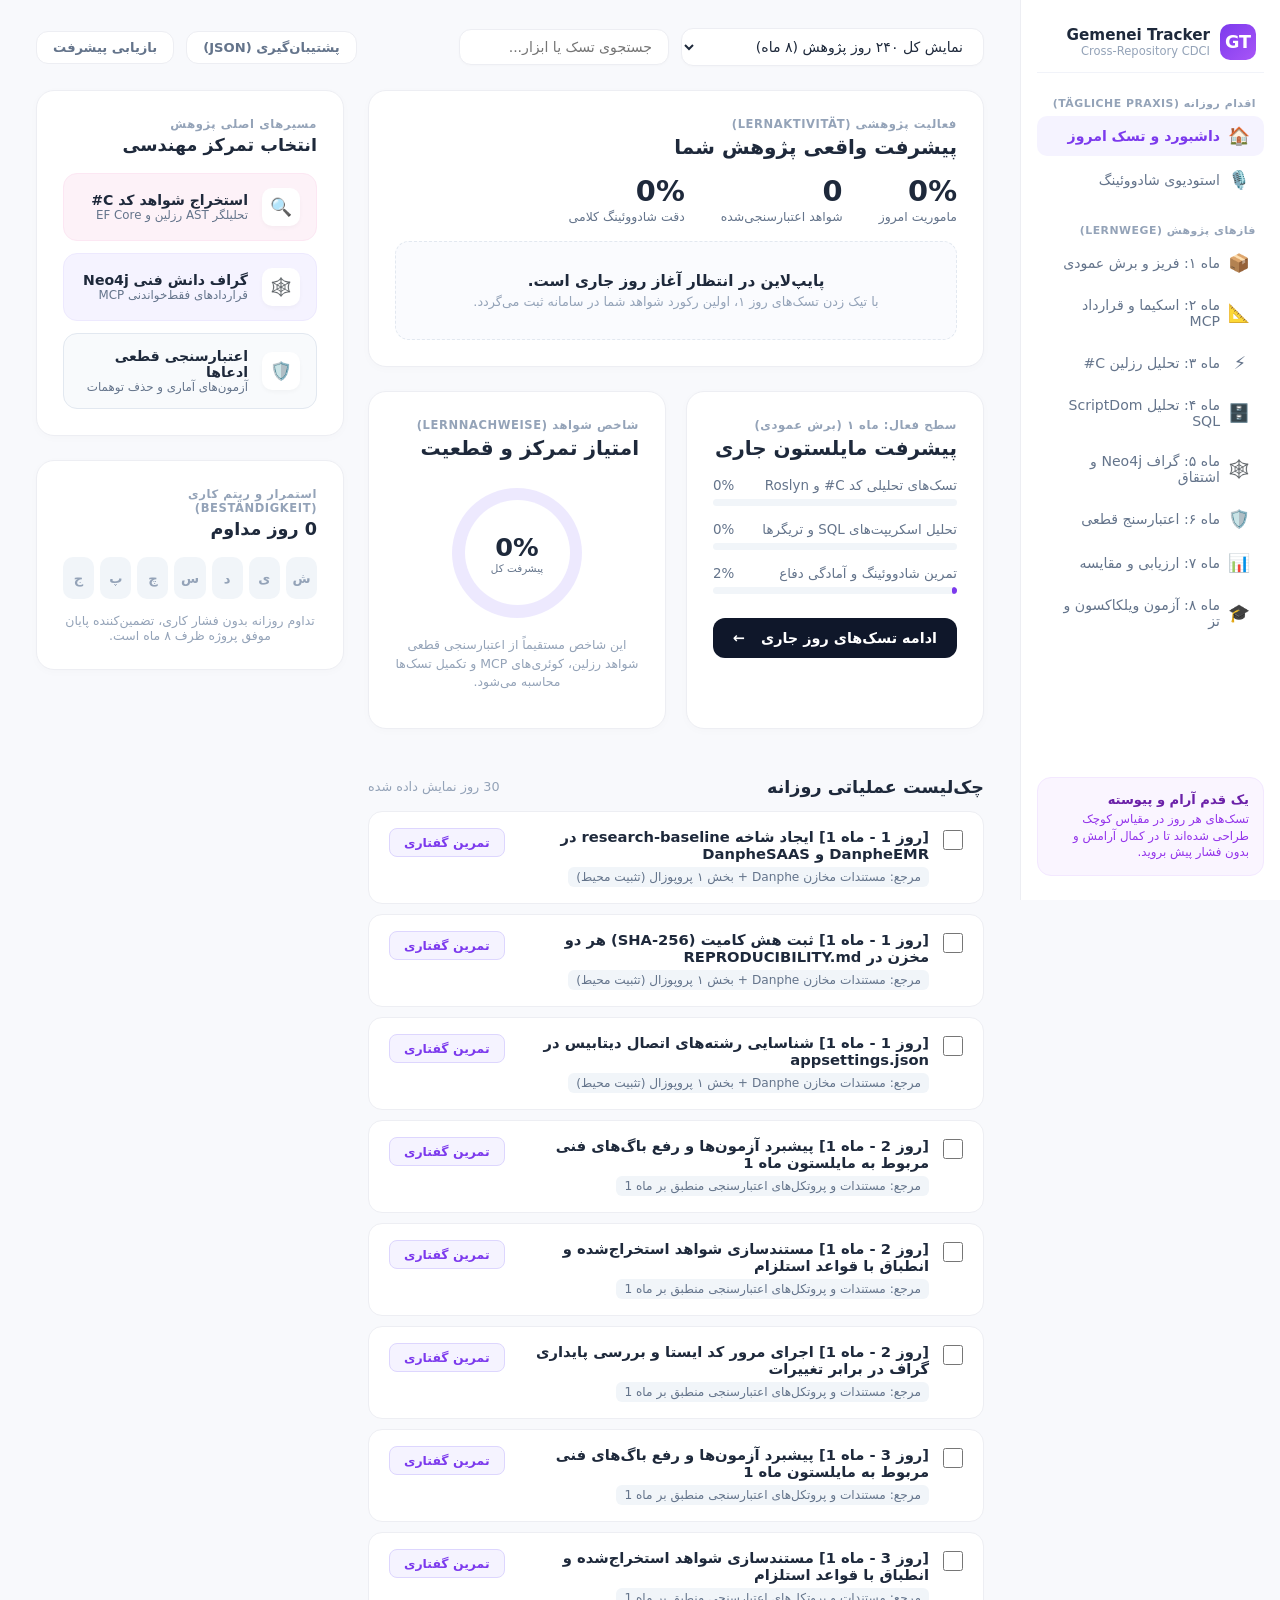
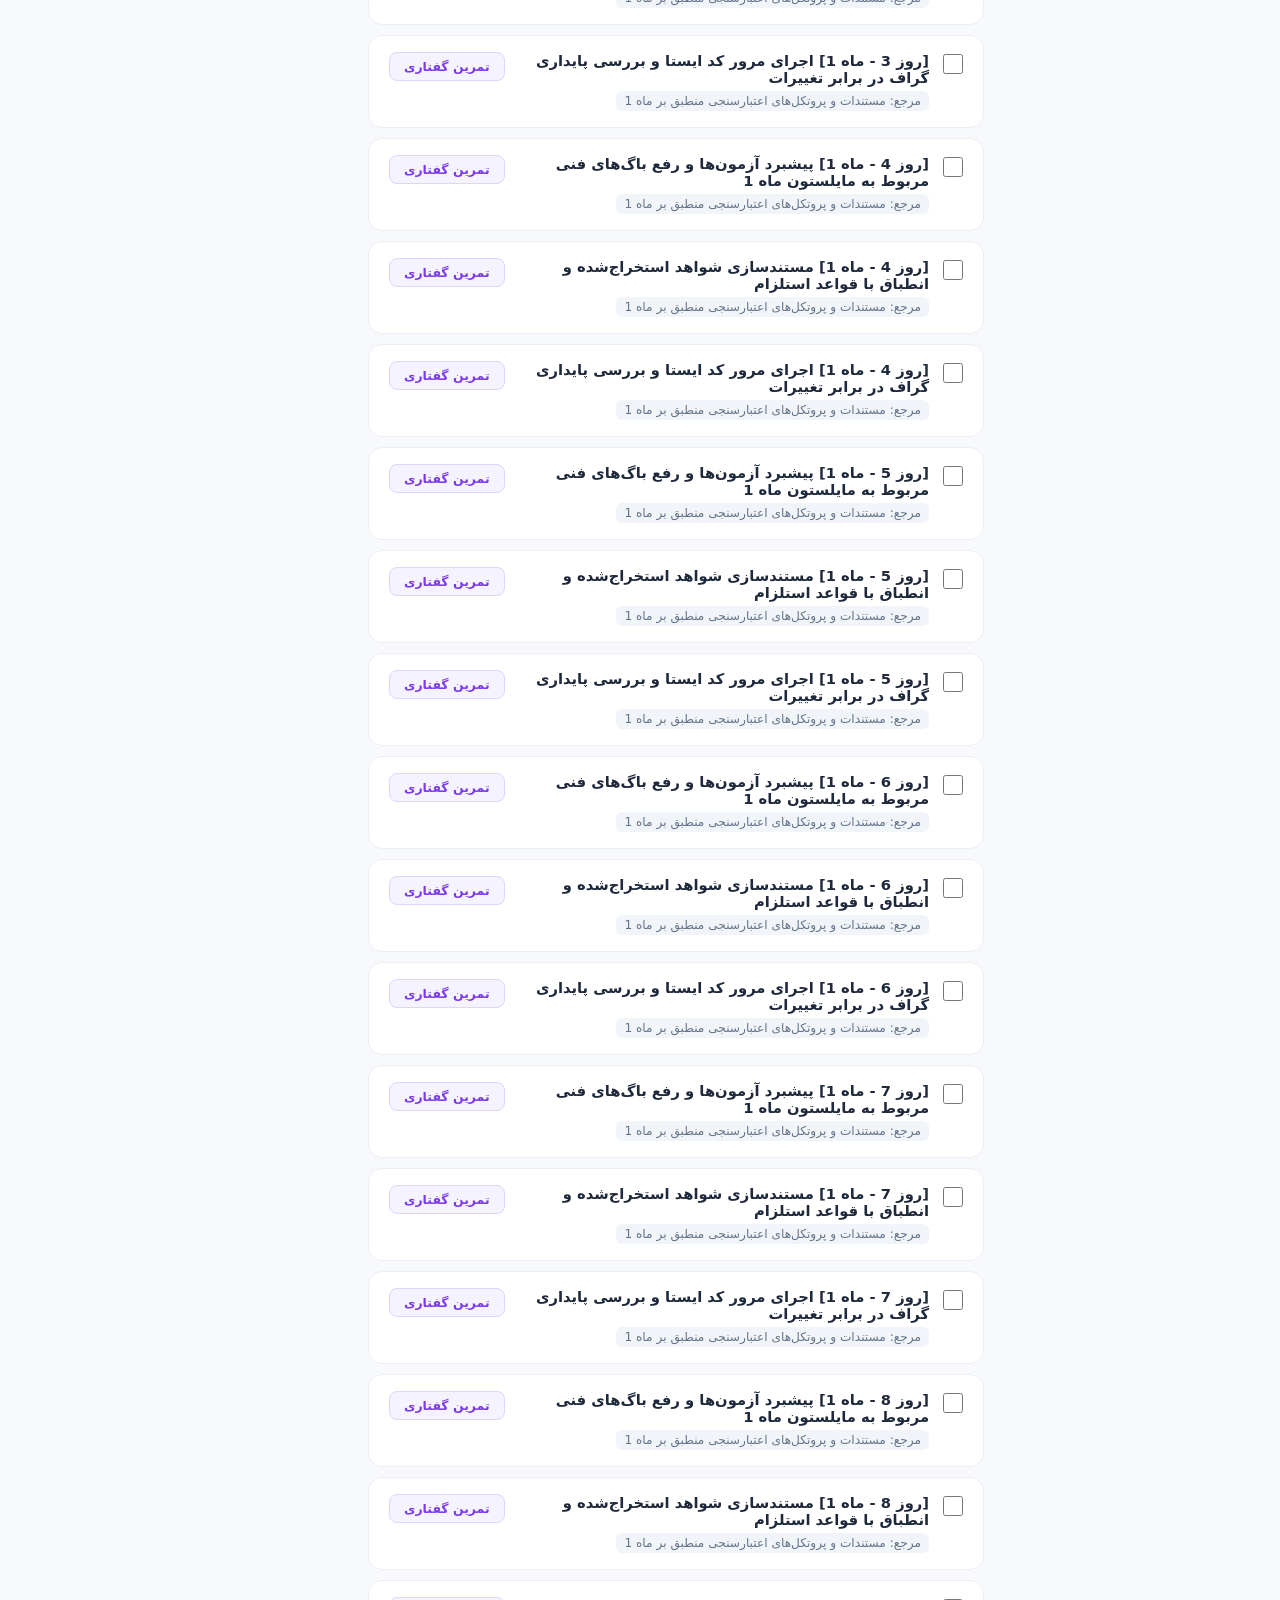
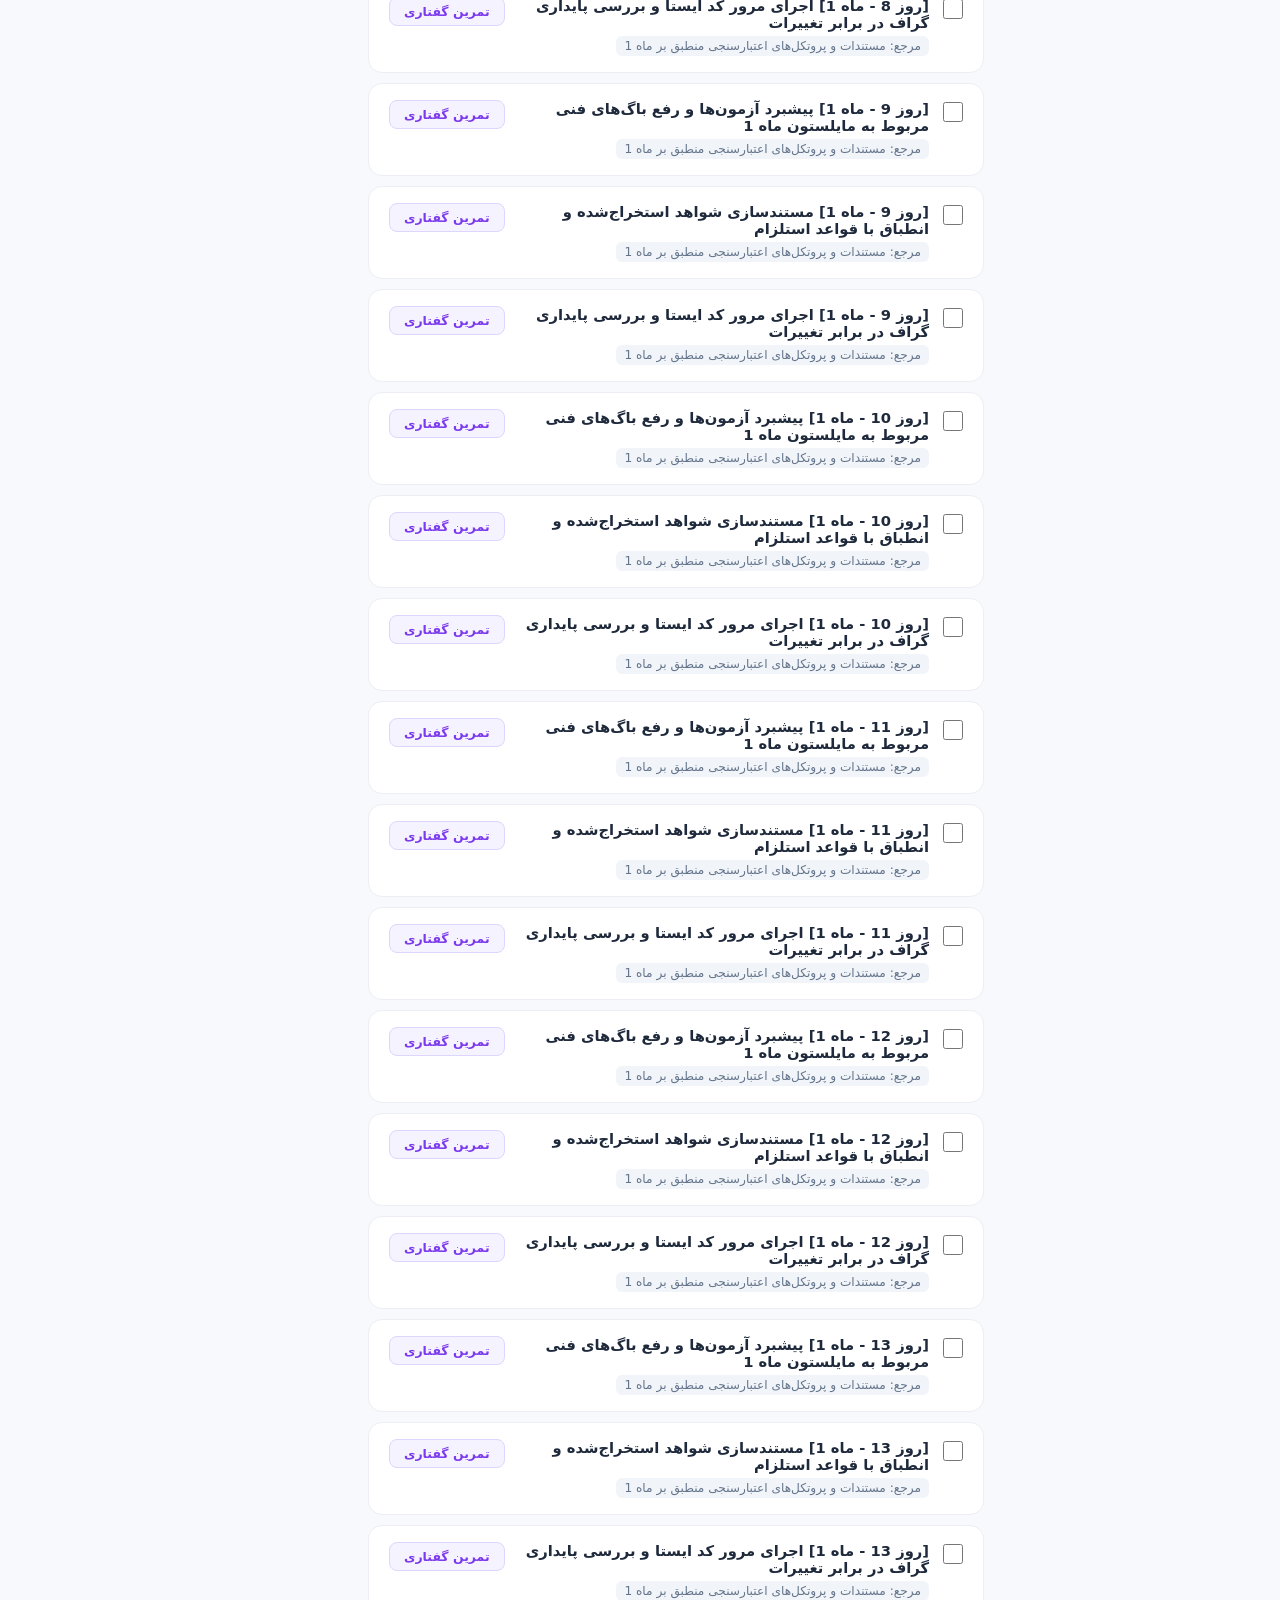
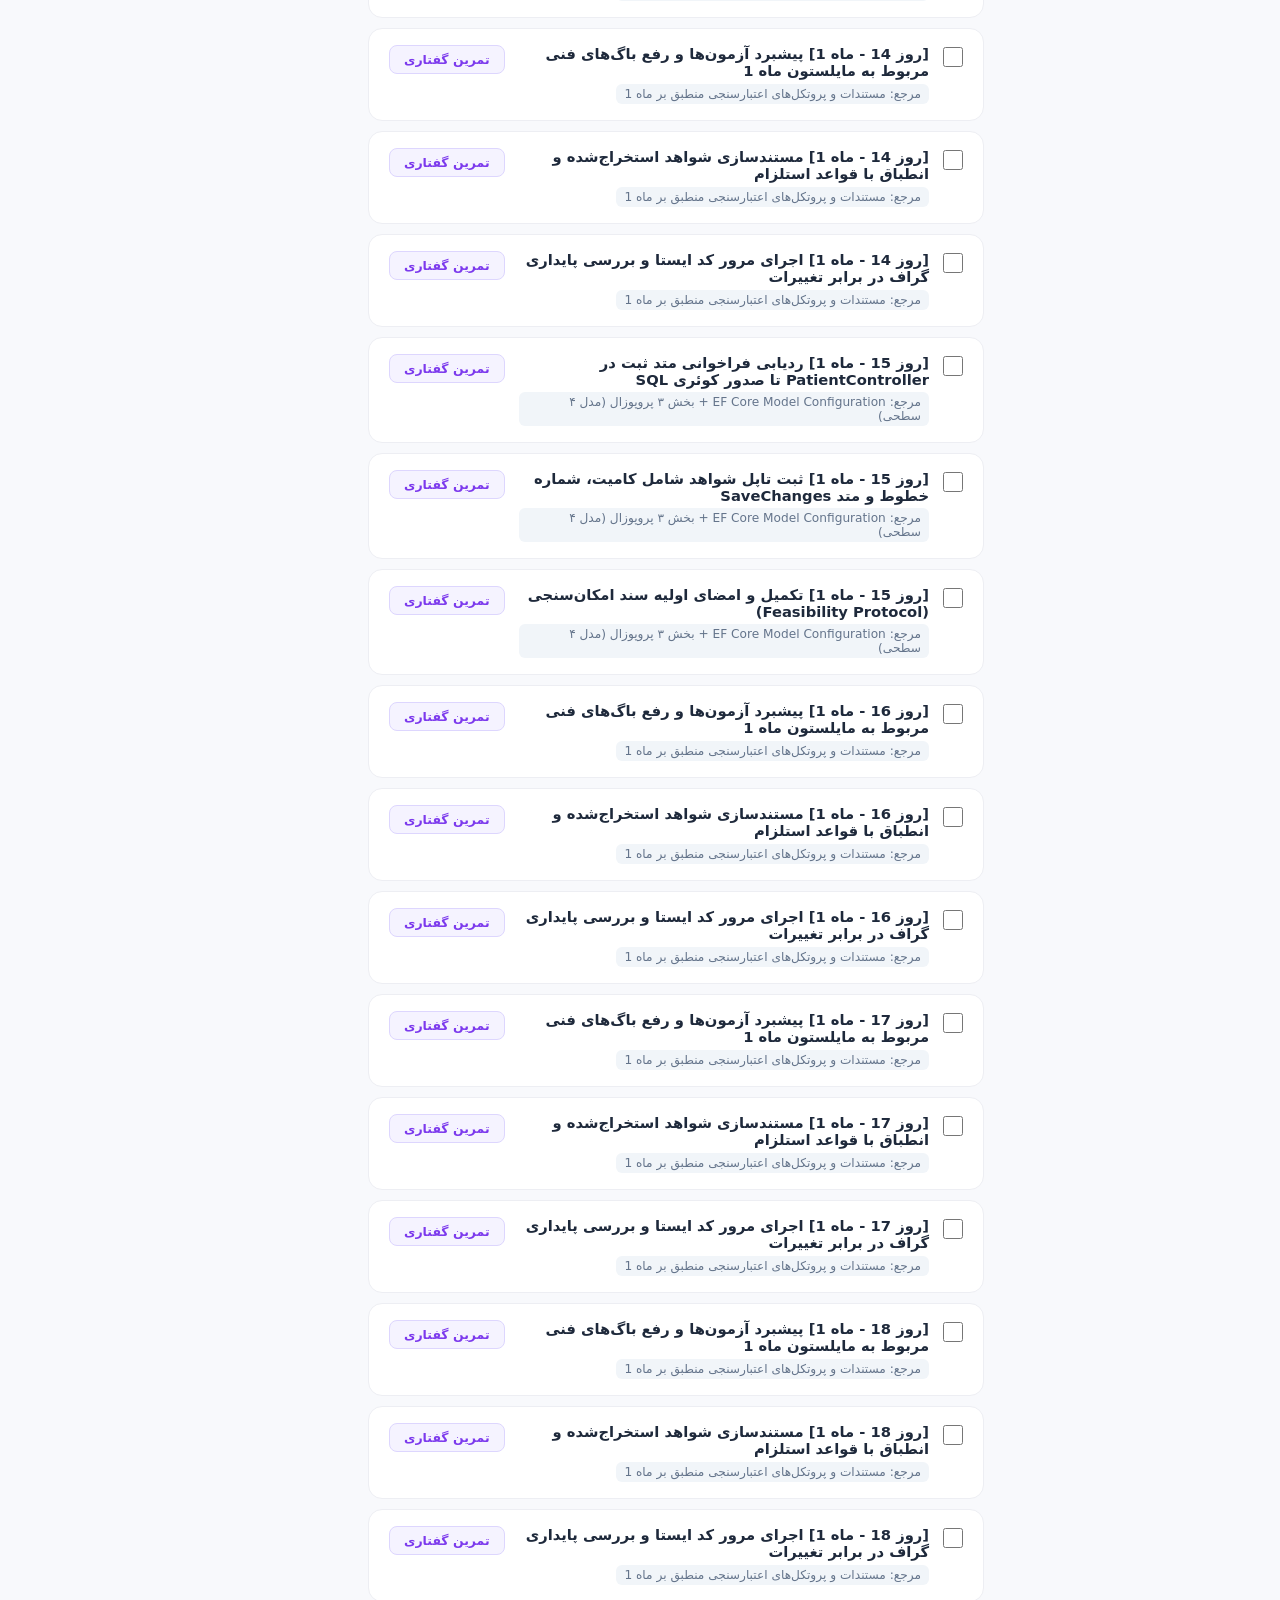
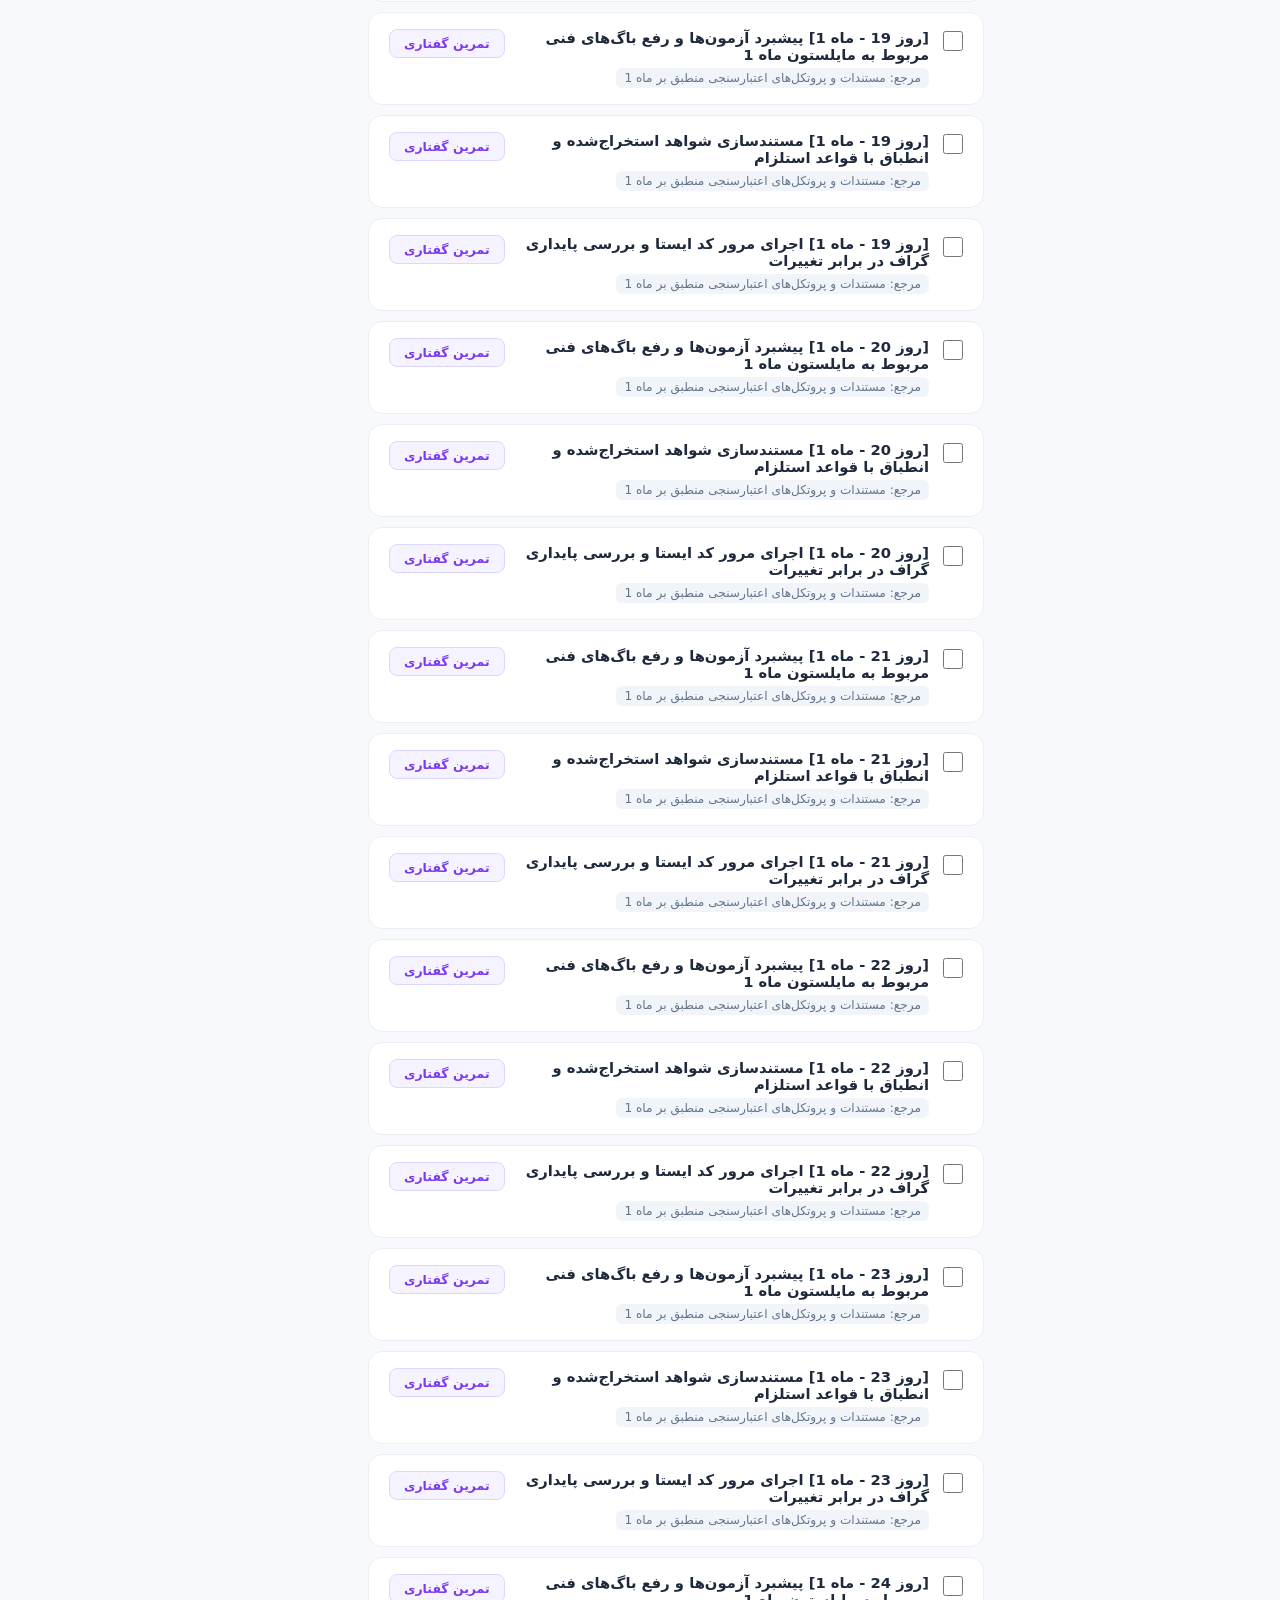
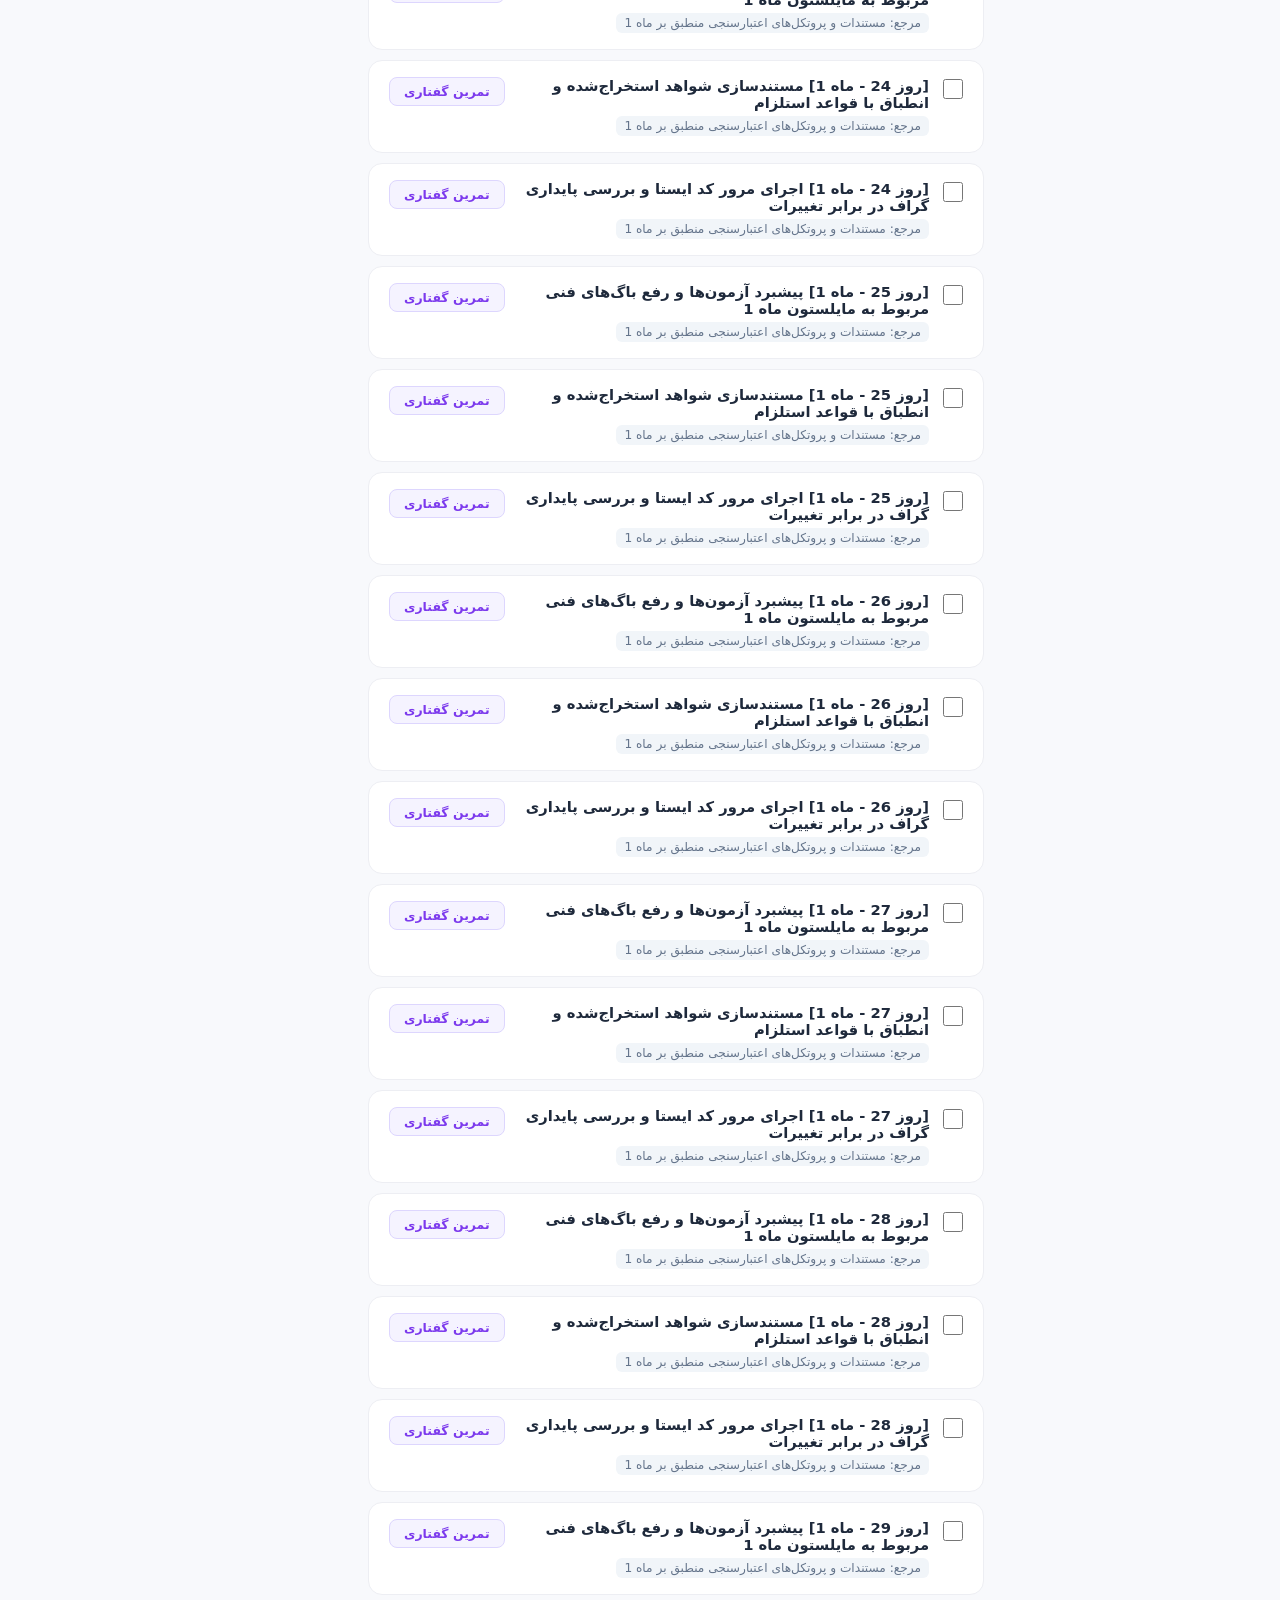
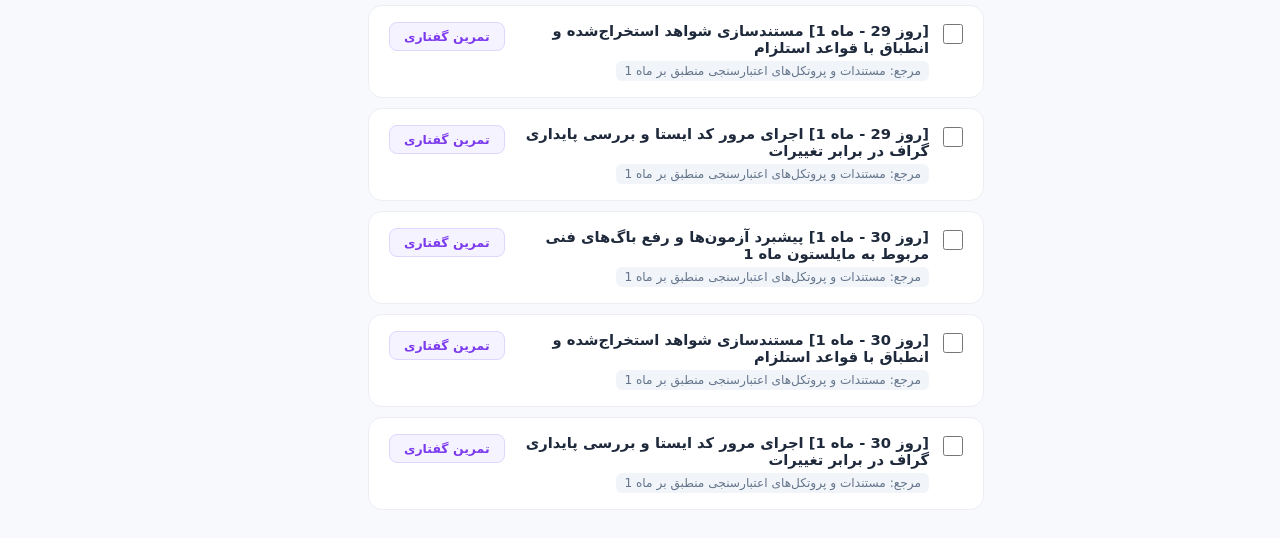
<file: index.html>
<!DOCTYPE html>
<html lang="fa" dir="rtl">
<head>
    <meta charset="UTF-8">
    <meta name="viewport" content="width=device-width, initial-scale=1.0">
    <title>Gemenei Tracker | هوشمندی کد چندمخزنی</title>
    <style>
        :root {
            --bg-page: #f8f9fc;
            --bg-card: #ffffff;
            --bg-sidebar: #ffffff;
            --border-color: #edeef3;
            --border-subtle: #f1f3f9;
            --text-main: #1e293b;
            --text-muted: #64748b;
            --text-light: #94a3b8;
            --primary: #7c3aed;
            --primary-light: #f5f3ff;
            --primary-border: #ddd6fe;
            --primary-hover: #6d28d9;
            --accent-pink: #ec4899;
            --accent-pink-light: #fdf2f8;
            --accent-blue: #0ea5e9;
            --accent-blue-light: #f0f9ff;
            --success: #10b981;
            --success-light: #ecfdf5;
            --radius-card: 18px;
            --radius-btn: 12px;
            --font-family: system-ui, -apple-system, BlinkMacSystemFont, "Segoe UI", Roboto, "Vazirmatn", Tahoma, sans-serif;
        }

        * {
            box-sizing: border-box;
            margin: 0;
            padding: 0;
        }

        body {
            font-family: var(--font-family);
            background-color: var(--bg-page);
            color: var(--text-main);
            min-height: 100vh;
            display: flex;
            overflow-x: hidden;
        }

        /* --- Sidebar Navigation (Left/Right per RTL) --- */
        .sidebar {
            width: 260px;
            background: var(--bg-sidebar);
            border-left: 1px solid var(--border-color);
            display: flex;
            flex-direction: column;
            padding: 24px 16px;
            gap: 24px;
            flex-shrink: 0;
            height: 100vh;
            position: sticky;
            top: 0;
            overflow-y: auto;
        }

        .brand {
            display: flex;
            align-items: center;
            gap: 10px;
            padding: 0 8px 12px;
            border-bottom: 1px solid var(--border-subtle);
        }

        .brand-icon {
            width: 36px;
            height: 36px;
            background: linear-gradient(135deg, var(--primary), #a855f7);
            border-radius: 10px;
            display: flex;
            align-items: center;
            justify-content: center;
            color: white;
            font-weight: bold;
            font-size: 1.1rem;
        }

        .brand-title {
            font-size: 0.95rem;
            font-weight: 700;
            color: var(--text-main);
            line-height: 1.2;
        }

        .brand-subtitle {
            font-size: 0.72rem;
            color: var(--text-light);
        }

        .nav-section-title {
            font-size: 0.68rem;
            font-weight: 700;
            color: var(--text-light);
            letter-spacing: 0.5px;
            padding: 0 8px;
            margin-bottom: 6px;
            text-transform: uppercase;
        }

        .nav-list {
            list-style: none;
            display: flex;
            flex-direction: column;
            gap: 4px;
        }

        .nav-item {
            display: flex;
            align-items: center;
            gap: 10px;
            padding: 10px 14px;
            border-radius: 10px;
            font-size: 0.88rem;
            color: var(--text-muted);
            cursor: pointer;
            transition: all 0.2s ease;
            text-decoration: none;
        }

        .nav-item:hover {
            background: var(--bg-page);
            color: var(--text-main);
        }

        .nav-item.active {
            background: var(--primary-light);
            color: var(--primary);
            font-weight: 600;
        }

        .nav-icon {
            font-size: 1.1rem;
            width: 20px;
            text-align: center;
        }

        .sidebar-footer-card {
            margin-top: auto;
            background: #faf5ff;
            border: 1px solid #f3e8ff;
            border-radius: 14px;
            padding: 14px;
        }

        .sidebar-footer-title {
            font-size: 0.82rem;
            font-weight: 700;
            color: #6b21a8;
            margin-bottom: 4px;
        }

        .sidebar-footer-desc {
            font-size: 0.74rem;
            color: #9333ea;
            line-height: 1.4;
        }

        /* --- Main Content Area --- */
        .main-wrapper {
            flex: 1;
            padding: 28px 36px;
            overflow-y: auto;
            max-width: 1440px;
            margin: 0 auto;
        }

        /* Top Bar Controls */
        .top-toolbar {
            display: flex;
            justify-content: space-between;
            align-items: center;
            margin-bottom: 24px;
            flex-wrap: wrap;
            gap: 16px;
        }

        .filter-group {
            display: flex;
            gap: 12px;
            align-items: center;
        }

        select, input[type="text"] {
            background: white;
            border: 1px solid var(--border-color);
            border-radius: var(--radius-btn);
            padding: 9px 16px;
            font-size: 0.88rem;
            color: var(--text-main);
            outline: none;
            font-family: inherit;
            box-shadow: 0 1px 3px rgba(0,0,0,0.02);
            transition: border 0.2s;
        }

        select:focus, input[type="text"]:focus {
            border-color: var(--primary);
        }

        .btn-action {
            background: white;
            border: 1px solid var(--border-color);
            border-radius: var(--radius-btn);
            padding: 8px 16px;
            font-size: 0.82rem;
            font-weight: 600;
            color: var(--text-muted);
            cursor: pointer;
            transition: all 0.2s;
            font-family: inherit;
        }

        .btn-action:hover {
            border-color: var(--primary);
            color: var(--primary);
        }

        /* 3-Column Dashboard Layout matching Screenshot */
        .dashboard-layout {
            display: grid;
            grid-template-columns: 2fr 1fr;
            gap: 24px;
        }

        @media (max-width: 1100px) {
            .dashboard-layout {
                grid-template-columns: 1fr;
            }
        }

        .cards-col {
            display: flex;
            flex-direction: column;
            gap: 24px;
        }

        /* --- Shared Card Styles --- */
        .ui-card {
            background: var(--bg-card);
            border: 1px solid var(--border-color);
            border-radius: var(--radius-card);
            padding: 26px;
            box-shadow: 0 2px 10px rgba(0, 0, 0, 0.02);
        }

        .card-subhead {
            font-size: 0.72rem;
            font-weight: 700;
            color: var(--text-light);
            text-transform: uppercase;
            letter-spacing: 0.6px;
            margin-bottom: 4px;
        }

        .card-main-title {
            font-size: 1.25rem;
            font-weight: 700;
            color: var(--text-main);
            margin-bottom: 18px;
        }

        /* Top Progress Summary Banner */
        .progress-stats-row {
            display: flex;
            gap: 36px;
            margin-bottom: 16px;
        }

        .stat-unit h2 {
            font-size: 1.8rem;
            font-weight: 800;
            color: var(--text-main);
            line-height: 1;
        }

        .stat-unit span {
            font-size: 0.78rem;
            color: var(--text-muted);
        }

        .empty-activity-box {
            background: #fafbfe;
            border: 1px dashed #e2e8f0;
            border-radius: 14px;
            padding: 30px;
            text-align: center;
            margin-top: 10px;
        }

        .empty-title {
            font-size: 0.95rem;
            font-weight: 600;
            color: var(--text-main);
            margin-bottom: 4px;
        }

        .empty-subtitle {
            font-size: 0.8rem;
            color: var(--text-light);
        }

        /* Two-Column Sub Cards */
        .sub-cards-grid {
            display: grid;
            grid-template-columns: 1fr 1fr;
            gap: 20px;
        }

        @media (max-width: 768px) {
            .sub-cards-grid {
                grid-template-columns: 1fr;
            }
        }

        /* Left Sub Card: Learning Progress Bars */
        .progress-bar-group {
            display: flex;
            flex-direction: column;
            gap: 16px;
            margin-bottom: 24px;
        }

        .bar-label-row {
            display: flex;
            justify-content: space-between;
            font-size: 0.84rem;
            color: var(--text-muted);
            margin-bottom: 6px;
        }

        .bar-track {
            height: 7px;
            background: #f1f5f9;
            border-radius: 6px;
            overflow: hidden;
        }

        .bar-fill {
            height: 100%;
            background: var(--primary);
            border-radius: 6px;
            transition: width 0.3s;
        }

        .btn-primary-dark {
            background: #0f172a;
            color: white;
            border: none;
            border-radius: 12px;
            padding: 12px 20px;
            font-size: 0.9rem;
            font-weight: 600;
            cursor: pointer;
            width: 100%;
            display: flex;
            align-items: center;
            justify-content: space-between;
            transition: background 0.2s;
            font-family: inherit;
        }

        .btn-primary-dark:hover {
            background: #1e293b;
        }

        /* Right Sub Card: Circular Focus Meter */
        .focus-content {
            display: flex;
            flex-direction: column;
            align-items: center;
            text-align: center;
            padding: 10px 0;
        }

        .circle-gauge {
            width: 130px;
            height: 130px;
            border-radius: 50%;
            background: conic-gradient(var(--primary) 0%, #ede9fe 0%);
            display: flex;
            align-items: center;
            justify-content: center;
            margin-bottom: 18px;
            position: relative;
        }

        .circle-gauge-inner {
            width: 105px;
            height: 105px;
            background: white;
            border-radius: 50%;
            display: flex;
            flex-direction: column;
            align-items: center;
            justify-content: center;
        }

        .circle-gauge-inner h3 {
            font-size: 1.6rem;
            font-weight: 800;
            color: var(--text-main);
        }

        .circle-gauge-inner span {
            font-size: 0.65rem;
            color: var(--text-muted);
        }

        .focus-desc {
            font-size: 0.78rem;
            color: var(--text-light);
            line-height: 1.5;
        }

        /* --- Right Column: Tracks & Streak --- */
        .track-options-list {
            display: flex;
            flex-direction: column;
            gap: 12px;
        }

        .track-item-card {
            border-radius: 14px;
            padding: 14px 16px;
            display: flex;
            align-items: center;
            gap: 14px;
            cursor: pointer;
            border: 1px solid transparent;
            transition: all 0.2s;
        }

        .track-item-card.pink {
            background: var(--accent-pink-light);
            border-color: #fce7f3;
        }

        .track-item-card.purple {
            background: var(--primary-light);
            border-color: #ede9fe;
        }

        .track-item-card.gray {
            background: #f8fafc;
            border-color: #e2e8f0;
        }

        .track-icon-box {
            width: 38px;
            height: 38px;
            border-radius: 10px;
            background: white;
            display: flex;
            align-items: center;
            justify-content: center;
            font-size: 1.1rem;
            flex-shrink: 0;
            box-shadow: 0 2px 4px rgba(0,0,0,0.03);
        }

        .track-info-title {
            font-size: 0.88rem;
            font-weight: 700;
            color: var(--text-main);
        }

        .track-info-sub {
            font-size: 0.74rem;
            color: var(--text-muted);
        }

        /* Streak Days Widget */
        .streak-days-row {
            display: flex;
            justify-content: space-between;
            margin: 14px 0;
            gap: 6px;
        }

        .day-streak-pill {
            flex: 1;
            height: 42px;
            background: #f1f5f9;
            border-radius: 10px;
            display: flex;
            align-items: center;
            justify-content: center;
            font-size: 0.82rem;
            font-weight: 700;
            color: var(--text-light);
        }

        .day-streak-pill.active {
            background: var(--primary-light);
            color: var(--primary);
            border: 1px solid var(--primary-border);
        }

        /* --- Active Daily Task List Section --- */
        .daily-task-container {
            margin-top: 24px;
        }

        .tasks-header {
            display: flex;
            justify-content: space-between;
            align-items: center;
            margin-bottom: 14px;
        }

        .task-list {
            list-style: none;
            display: flex;
            flex-direction: column;
            gap: 10px;
        }

        .task-item {
            background: white;
            border: 1px solid var(--border-color);
            border-radius: 14px;
            padding: 16px 20px;
            display: flex;
            align-items: flex-start;
            gap: 14px;
            transition: all 0.2s;
        }

        .task-item:hover {
            border-color: var(--primary-border);
        }

        .task-item.checked {
            background: #f8fafc;
            border-color: #cbd5e1;
        }

        .task-item.checked .task-text {
            text-decoration: line-through;
            color: var(--text-light);
        }

        .task-checkbox {
            width: 20px;
            height: 20px;
            border-radius: 6px;
            margin-top: 2px;
            accent-color: var(--primary);
            cursor: pointer;
        }

        .task-content {
            flex: 1;
        }

        .task-text {
            font-size: 0.92rem;
            font-weight: 600;
            color: var(--text-main);
            margin-bottom: 4px;
        }

        .task-reference {
            font-size: 0.76rem;
            color: var(--text-muted);
            background: #f1f5f9;
            display: inline-block;
            padding: 3px 8px;
            border-radius: 6px;
        }

        .btn-shadow-modal {
            background: var(--primary-light);
            color: var(--primary);
            border: 1px solid var(--primary-border);
            border-radius: 8px;
            padding: 6px 14px;
            font-size: 0.78rem;
            font-weight: 700;
            cursor: pointer;
            white-space: nowrap;
            transition: all 0.2s;
            font-family: inherit;
        }

        .btn-shadow-modal:hover {
            background: var(--primary);
            color: white;
        }

        /* --- Shadowing Studio Modal --- */
        .modal-backdrop {
            position: fixed;
            top: 0;
            left: 0;
            right: 0;
            bottom: 0;
            background: rgba(15, 23, 42, 0.5);
            backdrop-filter: blur(4px);
            display: none;
            align-items: center;
            justify-content: center;
            z-index: 1000;
            padding: 20px;
        }

        .modal-card {
            background: white;
            border-radius: 20px;
            max-width: 620px;
            width: 100%;
            padding: 28px;
            box-shadow: 0 20px 25px -5px rgba(0, 0, 0, 0.1);
        }

        .modal-header-row {
            display: flex;
            justify-content: space-between;
            align-items: center;
            margin-bottom: 16px;
        }

        .modal-speech-box {
            background: #0f172a;
            color: #e2e8f0;
            border-radius: 12px;
            padding: 20px;
            font-family: ui-monospace, SFMono-Regular, Menlo, Monaco, Consolas, monospace;
            font-size: 0.92rem;
            line-height: 1.7;
            direction: ltr;
            text-align: left;
            max-height: 280px;
            overflow-y: auto;
            margin-bottom: 20px;
        }

        .modal-actions {
            display: flex;
            justify-content: flex-end;
            gap: 10px;
        }

        .btn-listen {
            background: #10b981;
            color: white;
            border: none;
            border-radius: 10px;
            padding: 10px 18px;
            font-size: 0.85rem;
            font-weight: 600;
            cursor: pointer;
            display: flex;
            align-items: center;
            gap: 6px;
            font-family: inherit;
        }

        .btn-copy {
            background: var(--primary);
            color: white;
            border: none;
            border-radius: 10px;
            padding: 10px 18px;
            font-size: 0.85rem;
            font-weight: 600;
            cursor: pointer;
            font-family: inherit;
        }
    </style>
</head>
<body>

    <!-- Left Sidebar (Tägliche Praxis / Lernwege Style) -->
    <aside class="sidebar">
        <div class="brand">
            <div class="brand-icon">GT</div>
            <div>
                <div class="brand-title">Gemenei Tracker</div>
                <div class="brand-subtitle">Cross-Repository CDCI</div>
            </div>
        </div>

        <div>
            <div class="nav-section-title">اقدام روزانه (Tägliche Praxis)</div>
            <ul class="nav-list">
                <li class="nav-item active" onclick="filterByView('dashboard')">
                    <span class="nav-icon">🏠</span>
                    <span>داشبورد و تسک امروز</span>
                </li>
                <li class="nav-item" onclick="openTodayShadowing()">
                    <span class="nav-icon">🎙️</span>
                    <span>استودیوی شادووئینگ</span>
                </li>
            </ul>
        </div>

        <div>
            <div class="nav-section-title">فازهای پژوهش (Lernwege)</div>
            <ul class="nav-list">
                <li class="nav-item" onclick="selectMonth(1)"><span class="nav-icon">📦</span><span>ماه ۱: فریز و برش عمودی</span></li>
                <li class="nav-item" onclick="selectMonth(2)"><span class="nav-icon">📐</span><span>ماه ۲: اسکیما و قرارداد MCP</span></li>
                <li class="nav-item" onclick="selectMonth(3)"><span class="nav-icon">⚡</span><span>ماه ۳: تحلیل رزلین C#</span></li>
                <li class="nav-item" onclick="selectMonth(4)"><span class="nav-icon">🗄️</span><span>ماه ۴: تحلیل ScriptDom SQL</span></li>
                <li class="nav-item" onclick="selectMonth(5)"><span class="nav-icon">🕸️</span><span>ماه ۵: گراف Neo4j و اشتقاق</span></li>
                <li class="nav-item" onclick="selectMonth(6)"><span class="nav-icon">🛡️</span><span>ماه ۶: اعتبارسنج قطعی</span></li>
                <li class="nav-item" onclick="selectMonth(7)"><span class="nav-icon">📊</span><span>ماه ۷: ارزیابی و مقایسه</span></li>
                <li class="nav-item" onclick="selectMonth(8)"><span class="nav-icon">🎓</span><span>ماه ۸: آزمون ویلکاکسون و تز</span></li>
            </ul>
        </div>

        <div class="sidebar-footer-card">
            <div class="sidebar-footer-title">یک قدم آرام و پیوسته</div>
            <div class="sidebar-footer-desc">
                تسک‌های هر روز در مقیاس کوچک طراحی شده‌اند تا در کمال آرامش و بدون فشار پیش بروید.
            </div>
        </div>
    </aside>

    <!-- Main Workspace -->
    <main class="main-wrapper">
        <!-- Top Filters & Actions -->
        <div class="top-toolbar">
            <div class="filter-group">
                <select id="month-dropdown" onchange="onDropdownChange(this.value)">
                    <option value="all">نمایش کل ۲۴۰ روز پژوهش (۸ ماه)</option>
                    <option value="1">ماه ۱: فریز مخازن و نخستین برش عمودی</option>
                    <option value="2">ماه ۲: قراردادهای کوئری و اسکیمای اولیه</option>
                    <option value="3">ماه ۳: موتور استخراج رزلین برای C#</option>
                    <option value="4">ماه ۴: تحلیل نحوی T-SQL با ScriptDom</option>
                    <option value="5">ماه ۵: بارگذاری Neo4j و موتور اشتقاق</option>
                    <option value="6">ماه ۶: سرور MCP و اعتبارسنج قطعی</option>
                    <option value="7">ماه ۷: ارزیابی با BM25 و بردارها</option>
                    <option value="8">ماه ۸: آزمون‌های آماری و نگارش پایان‌نامه</option>
                </select>
                <input type="text" id="search-box" placeholder="جستجوی تسک یا ابزار..." oninput="onSearchChange(this.value)">
            </div>
            <div class="filter-group">
                <button class="btn-action" onclick="exportData()">پشتیبان‌گیری (JSON)</button>
                <button class="btn-action" onclick="document.getElementById('import-file').click()">بازیابی پیشرفت</button>
                <input type="file" id="import-file" style="display:none;" accept=".json" onchange="importData(event)">
            </div>
        </div>

        <!-- 3-Column Dashboard Grid -->
        <div class="dashboard-layout">
            <!-- Center Column -->
            <div class="cards-col">
                <!-- Top Progress Card (Dein echter Fortschritt) -->
                <div class="ui-card">
                    <div class="card-subhead">فعالیت پژوهشی (Lernaktivität)</div>
                    <div class="card-main-title">پیشرفت واقعی پژوهش شما</div>
                    <div class="progress-stats-row">
                        <div class="stat-unit">
                            <h2 id="metric-today-progress">0%</h2>
                            <span>ماموریت امروز</span>
                        </div>
                        <div class="stat-unit">
                            <h2 id="metric-completed-claims">0</h2>
                            <span>شواهد اعتبارسنجی‌شده</span>
                        </div>
                        <div class="stat-unit">
                            <h2 id="metric-shadow-accuracy">0%</h2>
                            <span>دقت شادووئینگ کلامی</span>
                        </div>
                    </div>

                    <div class="empty-activity-box" id="banner-status-box">
                        <div class="empty-title" id="banner-title">پایپ‌لاین در انتظار آغاز روز جاری است</div>
                        <div class="empty-subtitle">با تیک زدن تسک‌های روز ۱، اولین رکورد شواهد شما در سامانه ثبت می‌گردد.</div>
                    </div>
                </div>

                <!-- Two Sub-Cards Row (Aktuelles Niveau & Fokuswert) -->
                <div class="sub-cards-grid">
                    <!-- Progress Card -->
                    <div class="ui-card">
                        <div class="card-subhead">سطح فعال: ماه ۱ (برش عمودی)</div>
                        <div class="card-main-title">پیشرفت مایلستون جاری</div>

                        <div class="progress-bar-group">
                            <div>
                                <div class="bar-label-row">
                                    <span>تسک‌های تحلیلی کد C# و Roslyn</span>
                                    <span id="label-bar-1">0%</span>
                                </div>
                                <div class="bar-track"><div class="bar-fill" id="fill-bar-1" style="width: 0%;"></div></div>
                            </div>
                            <div>
                                <div class="bar-label-row">
                                    <span>تحلیل اسکریپت‌های SQL و تریگرها</span>
                                    <span id="label-bar-2">0%</span>
                                </div>
                                <div class="bar-track"><div class="bar-fill" id="fill-bar-2" style="width: 0%;"></div></div>
                            </div>
                            <div>
                                <div class="bar-label-row">
                                    <span>تمرین شادووئینگ و آمادگی دفاع</span>
                                    <span id="label-bar-3">0%</span>
                                </div>
                                <div class="bar-track"><div class="bar-fill" id="fill-bar-3" style="width: 0%;"></div></div>
                            </div>
                        </div>

                        <button class="btn-primary-dark" onclick="jumpToActiveDay()">
                            <span>ادامه تسک‌های روز جاری</span>
                            <span>←</span>
                        </button>
                    </div>

                    <!-- Focus Gauge Card -->
                    <div class="ui-card">
                        <div class="card-subhead">شاخص شواهد (Lernnachweise)</div>
                        <div class="card-main-title">امتیاز تمرکز و قطعیت</div>

                        <div class="focus-content">
                            <div class="circle-gauge" id="circle-gauge-ui">
                                <div class="circle-gauge-inner">
                                    <h3 id="focus-percentage-text">0%</h3>
                                    <span>پیشرفت کل</span>
                                </div>
                            </div>
                            <div class="focus-desc">
                                این شاخص مستقیماً از اعتبارسنجی قطعی شواهد رزلین، کوئری‌های MCP و تکمیل تسک‌ها محاسبه می‌شود.
                            </div>
                        </div>
                    </div>
                </div>

                <!-- Task List Section -->
                <div class="daily-task-container">
                    <div class="tasks-header">
                        <h3 style="font-size: 1.1rem; font-weight: 700;" id="task-list-heading">چک‌لیست عملیاتی روزانه</h3>
                        <span style="font-size: 0.8rem; color: var(--text-light);" id="task-list-count">۰ مورد</span>
                    </div>
                    <ul class="task-list" id="tasks-render-area"></ul>
                </div>
            </div>

            <!-- Right Column (Lernweg auswählen & Streak) -->
            <div class="cards-col">
                <!-- Track Selection Card -->
                <div class="ui-card">
                    <div class="card-subhead">مسیرهای اصلی پژوهش</div>
                    <div class="card-main-title" style="font-size: 1.1rem;">انتخاب تمرکز مهندسی</div>

                    <div class="track-options-list">
                        <div class="track-item-card pink" onclick="selectMonth(3)">
                            <div class="track-icon-box">🔍</div>
                            <div>
                                <div class="track-info-title">استخراج شواهد کد C#</div>
                                <div class="track-info-sub">تحلیلگر AST رزلین و EF Core</div>
                            </div>
                        </div>
                        <div class="track-item-card purple" onclick="selectMonth(5)">
                            <div class="track-icon-box">🕸️</div>
                            <div>
                                <div class="track-info-title">گراف دانش فنی Neo4j</div>
                                <div class="track-info-sub">قراردادهای فقط‌خواندنی MCP</div>
                            </div>
                        </div>
                        <div class="track-item-card gray" onclick="selectMonth(6)">
                            <div class="track-icon-box">🛡️</div>
                            <div>
                                <div class="track-info-title">اعتبارسنجی قطعی ادعاها</div>
                                <div class="track-info-sub">آزمون‌های آماری و حذف توهمات</div>
                            </div>
                        </div>
                    </div>
                </div>

                <!-- Streak Card (Beständigkeit) -->
                <div class="ui-card">
                    <div class="card-subhead">استمرار و ریتم کاری (Beständigkeit)</div>
                    <div class="card-main-title" style="font-size: 1.1rem;" id="streak-counter-text">۰ روز مداوم</div>

                    <div class="streak-days-row">
                        <div class="day-streak-pill" id="day-pill-0">ش</div>
                        <div class="day-streak-pill" id="day-pill-1">ی</div>
                        <div class="day-streak-pill" id="day-pill-2">د</div>
                        <div class="day-streak-pill" id="day-pill-3">س</div>
                        <div class="day-streak-pill" id="day-pill-4">چ</div>
                        <div class="day-streak-pill" id="day-pill-5">پ</div>
                        <div class="day-streak-pill" id="day-pill-6">ج</div>
                    </div>

                    <div style="font-size: 0.78rem; color: var(--text-light); text-align: center; margin-top: 10px;">
                        تداوم روزانه بدون فشار کاری، تضمین‌کننده پایان موفق پروژه ظرف ۸ ماه است.
                    </div>
                </div>
            </div>
        </div>
    </main>

    <!-- Shadowing Studio Modal -->
    <div class="modal-backdrop" id="speech-modal">
        <div class="modal-card">
            <div class="modal-header-row">
                <h3 id="modal-title" style="font-size: 1.1rem; font-weight: 700; color: var(--primary);">تمرین گفتاری شادووئینگ</h3>
                <button onclick="closeModal()" style="background:none; border:none; font-size:1.4rem; cursor:pointer; color:var(--text-light);">&times;</button>
            </div>
            <div class="modal-speech-box" id="modal-body-text"></div>
            <div class="modal-actions">
                <button class="btn-listen" id="btn-audio-speak" onclick="playAudioPrompt()">
                    <span>🔊 پخش صوتی برای تمرین</span>
                </button>
                <button class="btn-copy" id="btn-copy-prompt" onclick="copySpeechText()">
                    <span>کپی در کلیپ‌بورد</span>
                </button>
            </div>
        </div>
    </div>

    <script>
        // 240-day structured research data
        const milestones = [
            {
                day: 1, month: 1,
                title: "فریز مخازن مرجع و استخراج رشته‌های اتصال دیتابیس",
                tasks: [
                    "ایجاد شاخه research-baseline در DanpheEMR و DanpheSAAS",
                    "ثبت هش کامیت (SHA-256) هر دو مخزن در REPRODUCIBILITY.md",
                    "شناسایی رشته‌های اتصال دیتابیس در appsettings.json"
                ],
                reference: "مستندات مخازن Danphe + بخش ۱ پروپوزال (تثبیت محیط)",
                speech: "Today we initialize our empirical baseline for cross-repository intelligence. We formally freeze the specific Git commit hashes of DanpheEMR and DanpheSAAS to guarantee experimental reproducibility. Furthermore, we locate configuration anchors within application settings to trace shared relational database connections."
            },
            {
                day: 15, month: 1,
                title: "استقرار نخستین برش عمودی دستی (C# تا پایگاه داده)",
                tasks: [
                    "ردیابی فراخوانی متد ثبت در PatientController تا صدور کوئری SQL",
                    "ثبت تاپل شواهد شامل کامیت، شماره خطوط و متد SaveChanges",
                    "تکمیل و امضای اولیه سند امکان‌سنجی (Feasibility Protocol)"
                ],
                reference: "EF Core Model Configuration + بخش ۳ پروپوزال (مدل ۴ سطحی)",
                speech: "We complete our initial end-to-end vertical slice from C-Sharp Web APIs to the underlying SQL schema. By manually tracing a Patient Management service operation, we validate the four-tier evidence model and establish a solid baseline for subsequent automated compiler analysis."
            },
            {
                day: 31, month: 2,
                title: "طراحی اسکیمای چهارسطحی در گراف Neo4j",
                tasks: [
                    "تعریف برچسب‌های Observation, EvidenceRecord, DerivedRelation, Claim",
                    "اعمال قیدهای یکتایی روی کلیدهای ترکیبی فایل و شماره خطوط",
                    "تست بارگذاری نمونه روابط READS_FROM و WRITES_TO در Cypher"
                ],
                reference: "Neo4j Schema Constraints Manual + بخش ۳ پروپوزال",
                speech: "Our objective today is formalizing the Neo4j property graph schema. We enforce strict uniqueness constraints across commit hashes and line intervals to prevent redundant nodes, cleanly separating physical source observations from derived relational statements."
            },
            {
                day: 45, month: 2,
                title: "تعریف پنج قرارداد کوئری تحت پروتکل MCP",
                tasks: [
                    "طراحی اسکیمای JSON ورودی و خروجی GetTableMutations",
                    "تعریف قرارداد رهگیری رویه‌ها: GetProcedureDependencies",
                    "اعمال سقف توکن یکسان (۲۰۰۰ توکن) و سیاست فقط‌خواندنی"
                ],
                reference: "Model Context Protocol Spec + بخش ۳ پروپوزال (Read-Only Governance)",
                speech: "We are defining five structured query contracts under the Model Context Protocol. The language model is architecturally restricted from issuing free-form Cypher commands, interacting strictly through validated read-only functions with fixed token limits."
            },
            {
                day: 61, month: 3,
                title: "توسعه پارسر رزلین بر مبنای CSharpSyntaxWalker",
                tasks: [
                    "پیاده‌سازی کلاس پیمایشگر نحو و متد VisitInvocationExpression",
                    "رهگیری متدهای تغییر وضعیت دیتابیس نظیر Add و Update",
                    "تولید اولیه رکوردهای شواهد موتاسیون به همراه موقعیت دقیق فایل"
                ],
                reference: "Microsoft.CodeAnalysis Roslyn SDK + بخش ۲ پروپوزال (RQ1a)",
                speech: "Today we construct our Roslyn-based syntactic extraction pipeline. By overriding abstract syntax walker methods, we capture method invocations on entity collections, extracting exact mutation tokens and physical source locations directly from source files."
            },
            {
                day: 75, month: 3,
                title: "پیاده‌سازی ارزیابی جزئی محلی برای کوئری‌های پویا",
                tasks: [
                    "تحلیل مقادیر ثابت رشته‌ای و حل الحاق نام جداول",
                    "ردیابی کوئری‌های FromSqlRaw بدون ایجاد فرضیات کاذب",
                    "افزودن برچسب PARTIALLY_SUPPORTED در صورت وجود ابهام زمان اجرا"
                ],
                reference: "Compiler Construction: Partial Evaluation + بخش ۳ پروپوزال",
                speech: "Dynamic SQL strings represent a persistent vulnerability in static code analysis. We implement local partial evaluation to resolve compile-time string constants, formally tagging any unresolved runtime expressions as ambiguous rather than generating assumptions."
            },
            {
                day: 91, month: 4,
                title: "پارس اسکریپت‌های T-SQL با ابزار Microsoft ScriptDom",
                tasks: [
                    "پیکربندی TSql150Parser برای تحلیل رویه‌های ذخیره‌شده",
                    "استخراج ارجاعات جداول در عبارات SELECT و UPDATE",
                    "تولید رکوردهای ساختاریافته شواهد اس‌کیوال e_sql_write و e_sql_select"
                ],
                reference: "Microsoft ScriptDom Reference + بخش ۳ پروپوزال",
                speech: "We deploy Microsoft ScriptDom to parse Transact-SQL procedure definitions and schema scripts. By inspecting abstract syntax fragments, we extract physical table mutations and stored procedure identifiers deterministically, replacing fragile text search methods."
            },
            {
                day: 105, month: 4,
                title: "کاوش کاتالوگ متادیتا برای ردیابی تریگرها",
                tasks: [
                    "استخراج وابستگی‌ها از sys.triggers و sys.sql_expression_dependencies",
                    "تشکیل زنجیره شواهد سه‌گانه برای تغییرات آبشاری ناشی از تریگر",
                    "برقراری پیوندهای چندمخزنی پایگاه‌داده میان DanpheEMR و DanpheSAAS"
                ],
                reference: "SQL Server System Catalog Mining + بخش ۴ پروپوزال",
                speech: "Database triggers introduce indirect side effects across decoupled services. By mining system catalog dependencies, we capture multi-hop trigger firing chains, ensuring our evidence graph reflects cross-repository data mutations that lack source code links."
            },
            {
                day: 121, month: 5,
                title: "بارگذاری دسته‌ای شواهد به گراف با الگوی UNWIND در Cypher",
                tasks: [
                    "تجمیع خروجی‌های رزلین و ScriptDom در قالب JSON واحد",
                    "اجرای تراکنش‌های دسته‌ای UNWIND در نئو۴جی برای ارتقای بازدهی",
                    "بررسی صحت یکپارچگی ارجاعات و جلوگیری از گره‌های سرگردان"
                ],
                reference: "Neo4j Operations Manual: High-Throughput Batch Ingestion",
                speech: "We execute high-throughput batch ingestion into our Neo4j instance. Using parameterized Cypher UNWIND operations, we instantiate tens of thousands of evidence records, constructing a unified structural topology across both target repositories."
            },
            {
                day: 135, month: 5,
                title: "پیاده‌سازی قوانین استنتاج روابط و ارزیابی RQ1b",
                tasks: [
                    "فرمول‌بندی قوانین Cypher برای استنتاج READS_FROM و WRITES_TO",
                    "ارزیابی دقت استنتاج در شرایط Oracle با داده‌های دستی تاییدشده",
                    "سنجش دقت در شرایط Pipeline بر روی خروجی زنده رزلین و ScriptDom"
                ],
                reference: "پروپوزال بخش ۲ (طراحی آزمایش RQ1b) و بخش ۵ (گلد استاندارد)",
                speech: "Today we formalize our rule-based derivation logic. We evaluate relational inference performance across two conditions: the isolated oracle benchmark and the active compiler pipeline, strictly assessing rule quality independently from extraction noise."
            },
            {
                day: 151, month: 6,
                title: "راه‌اندازی سرور MCP و پروتکل تبادل زمینه",
                tasks: [
                    "پیاده‌سازی سرور پروتکل زمینه مدل (MCP) با خروجی صلب JSON",
                    "اتصال قراردادهای کوئری به نمونه فعال دیتابیس Neo4j",
                    "آزمایش مهار سقف توکن یکسان جهت مقایسه منصفانه در فاز ارزیابی"
                ],
                reference: "Model Context Protocol Specifications + بخش ۳ پروپوزال",
                speech: "We deploy our custom Model Context Protocol server, exposing the frozen query contracts to LLM agents. Strict payload boundaries restrict context size to two thousand tokens, establishing an equitable baseline for our comparative retrieval benchmarks."
            },
            {
                day: 165, month: 6,
                title: "پیاده‌سازی اعتبارسنج قطعی ادعاها و آزمون Hard-Negative",
                tasks: [
                    "کدنویسی موتور استلزام منطقی برای ارزیابی ادعاهای اتمیک",
                    "اجرای تست‌های منفی سخت (روابط نامعتبر تعمدی) و سنجش مهار توهم",
                    "اندازه‌گیری نرخ رد مخرب و اطمینان از قرار داشتن زیر آستانه ۵ درصد"
                ],
                reference: "پروپوزال بخش ۴ (مشخصات اعتبارسنج قطعی) و بخش ۷ (آستانه خطا)",
                speech: "The deterministic validator acts as a non-generative symbolic post-processor. It verifies that every atomic claim returned by the language model logically entails from captured evidence IDs. Through hard-negative testing, we confirm harmful rejections remain well below five percent."
            },
            {
                day: 181, month: 7,
                title: "نهایی‌سازی دادگان استاندارد طلایی و آزمون کاپای کوهن",
                tasks: [
                    "تثبیت ۶۰ سناریوی واقعی در دادگان استاندارد طلایی سه‌سطحی",
                    "حاشیه‌نویسی مستقل ۴۰ درصد از سناریوها توسط دو ارزیاب جداگانه",
                    "محاسبه پایایی ارزیابان و احراز ضریب کاپای کوهن بالای ۰.۷۵"
                ],
                reference: "پروپوزال بخش ۵: پروتکل ارزیابی و ضریب کاپای کوهن K >= 0.75",
                speech: "Today we freeze our sixty-scenario gold standard benchmark. By conducting independent double-annotation over forty percent of the corpus, we confirm inter-annotator reliability exceeding a Cohen's Kappa of zero point seven five, eliminating annotator bias."
            },
            {
                day: 195, month: 7,
                title: "ارزیابی تجربی پایپ‌لاین در برابر BM25 و بردارها (RQ2, RQ3a)",
                tasks: [
                    "اجرای بازیابی با Contextual BM25 و Dense Vector Retrieval",
                    "اجرای سیستم هوشمندی شواهد تحت سقف توکن اکیداً برابر",
                    "اندازه‌گیری بازخوانی مسیر کامل شواهد و نرخ ادعاهای بدون مدرک"
                ],
                reference: "پروپوزال بخش ۲ (RQ2 و RQ3a) و بخش ۵ (شرایط آزمایش)",
                speech: "We conduct comparative retrieval evaluations under strictly unified context budgets. We contrast our CDCI pipeline directly against contextual BM25 and dense embeddings, measuring full path recall and verifying the reduction of unsupported technical assertions."
            },
            {
                day: 211, month: 8,
                title: "تحلیل استنباطی داده‌ها با آزمون رتبه‌دار جفت‌شده ویلکاکسون",
                tasks: [
                    "اجرای Paired Wilcoxon Signed-Rank Test در سطح کلان سناریوها",
                    "محاسبه فواصل اطمینان و اثبات معناداری کاهش توهمات سیستم",
                    "تایید رسمی فرضیه ۱ و فرضیه ۲ در سطح معناداری آماری"
                ],
                reference: "SciPy Statistical Methods Manual + بخش ۲ پروپوزال",
                speech: "We perform paired Wilcoxon signed-rank tests at the macro scenario level. This statistical design eliminates pseudo-replication bias, formally confirming that our deterministic validator achieves a statistically significant reduction in technical hallucinations."
            },
            {
                day: 240, month: 8,
                title: "بسته‌بندی Replicability Package و جمع‌بندی تز",
                tasks: [
                    "آماده‌سازی مخزن تکرارپذیری شامل کدها، اسنپ‌شات‌ها و کانتینرها",
                    "نهایی‌سازی فصول نتایج در متن اصلی پایان‌نامه در قالب LaTeX",
                    "آماده‌سازی اسلایدهای دفاعیه و تسلط بر ارائه انگلیسی"
                ],
                reference: "دستورالعمل‌های استاندارد Artifact Review در ACM + بخش ۸ پروپوزال",
                speech: "Today marks the completion of our eight-month research calendar. We package our fully reproducible artifacts, finalize empirical tables within the thesis manuscript, and conclude our shadowing drills for the upcoming defense presentation."
            }
        ];

        // Generate full 240 days
        const fullSchedule = [];
        for (let i = 1; i <= 240; i++) {
            const found = milestones.find(m => m.day === i);
            if (found) {
                fullSchedule.push(found);
            } else {
                const monthNum = Math.ceil(i / 30);
                fullSchedule.push({
                    day: i,
                    month: monthNum,
                    title: `توسعه و تثبیت فنی خط‌لوله (مرحله ماه ${monthNum})`,
                    tasks: [
                        `پیشبرد آزمون‌ها و رفع باگ‌های فنی مربوط به مایلستون ماه ${monthNum}`,
                        "مستندسازی شواهد استخراج‌شده و انطباق با قواعد استلزام",
                        "اجرای مرور کد ایستا و بررسی پایداری گراف در برابر تغییرات"
                    ],
                    reference: `مستندات و پروتکل‌های اعتبارسنجی منطبق بر ماه ${monthNum}`,
                    speech: `Continuing technical implementation on Day ${i}. We consolidate pipeline components for Month ${monthNum}, verifying relational traces and refining deterministic constraints to ensure flawless experimental rigor.`
                });
            }
        }

        // Local Storage state management
        const DB_KEY = "GEMENEI_TRACKER_DATA_PRO";
        let userState = JSON.parse(localStorage.getItem(DB_KEY)) || {};

        function persistState() {
            localStorage.setItem(DB_KEY, JSON.stringify(userState));
            refreshDashboardMetrics();
        }

        let currentFilterMonth = "1";
        let currentSearchQuery = "";
        let currentActiveDay = 1;

        function refreshDashboardMetrics() {
            const totalTasks = fullSchedule.length * 3;
            let checkedCount = 0;
            let completedDays = 0;

            fullSchedule.forEach(item => {
                const dayChecked = item.tasks.filter((_, idx) => userState[`${item.day}_${idx}`]).length;
                checkedCount += dayChecked;
                if (dayChecked === item.tasks.length) completedDays++;
            });

            const overallPct = Math.round((checkedCount / totalTasks) * 100);

            // Metrics
            document.getElementById("focus-percentage-text").innerText = `${overallPct}%`;
            document.getElementById("circle-gauge-ui").style.background = `conic-gradient(var(--primary) ${overallPct}%, #ede9fe ${overallPct}%)`;
            document.getElementById("metric-completed-claims").innerText = checkedCount;

            // Today Progress
            const todayChecked = fullSchedule[currentActiveDay - 1].tasks.filter((_, idx) => userState[`${currentActiveDay}_${idx}`]).length;
            const todayPct = Math.round((todayChecked / 3) * 100);
            document.getElementById("metric-today-progress").innerText = `${todayPct}%`;

            // Shadow accuracy placeholder based on completions
            document.getElementById("metric-shadow-accuracy").innerText = `${Math.min(100, completedDays * 4)}%`;

            // Streak text
            document.getElementById("streak-counter-text").innerText = `${completedDays} روز مداوم`;

            // Highlight weekdays in streak widget
            const dayOfWeek = (completedDays % 7);
            for (let d = 0; d < 7; d++) {
                const pill = document.getElementById(`day-pill-${d}`);
                if (pill) {
                    if (d <= dayOfWeek && completedDays > 0) pill.classList.add("active");
                    else pill.classList.remove("active");
                }
            }

            // Month sub-progress bars
            const mTasks = fullSchedule.filter(d => d.month.toString() === currentFilterMonth || currentFilterMonth === "all");
            const mTotal = mTasks.length * 3;
            let mDone = 0;
            mTasks.forEach(d => {
                d.tasks.forEach((_, idx) => { if (userState[`${d.day}_${idx}`]) mDone++; });
            });
            const mPct = mTotal > 0 ? Math.round((mDone / mTotal) * 100) : 0;
            document.getElementById("label-bar-1").innerText = `${mPct}%`;
            document.getElementById("fill-bar-1").style.width = `${mPct}%`;

            document.getElementById("label-bar-2").innerText = `${Math.max(0, mPct - 5)}%`;
            document.getElementById("fill-bar-2").style.width = `${Math.max(0, mPct - 5)}%`;

            document.getElementById("label-bar-3").innerText = `${Math.min(100, mPct + 2)}%`;
            document.getElementById("fill-bar-3").style.width = `${Math.min(100, mPct + 2)}%`;

            // Top status message
            const bannerTitle = document.getElementById("banner-title");
            if (completedDays > 0) {
                bannerTitle.innerText = `عالی است! تاکنون ${completedDays} روز کاری را با موفقیت تثبیت کرده‌اید.`;
            } else {
                bannerTitle.innerText = "پایپ‌لاین در انتظار آغاز روز جاری است.";
            }
        }

        function renderTasks() {
            const listArea = document.getElementById("tasks-render-area");
            listArea.innerHTML = "";

            const filtered = fullSchedule.filter(item => {
                const matchMonth = (currentFilterMonth === "all" || item.month.toString() === currentFilterMonth);
                const matchSearch = item.title.toLowerCase().includes(currentSearchQuery) ||
                                    item.tasks.some(t => t.toLowerCase().includes(currentSearchQuery));
                return matchMonth && matchSearch;
            });

            document.getElementById("task-list-count").innerText = `${filtered.length} روز نمایش داده شده`;

            filtered.forEach(item => {
                item.tasks.forEach((task, idx) => {
                    const taskKey = `${item.day}_${idx}`;
                    const isDone = !!userState[taskKey];

                    const li = document.createElement("li");
                    li.className = `task-item ${isDone ? 'checked' : ''}`;
                    li.innerHTML = `
                        <input type="checkbox" class="task-checkbox" ${isDone ? 'checked' : ''} onchange="toggleTask(${item.day}, ${idx}, this.checked)">
                        <div class="task-content">
                            <div class="task-text">[روز ${item.day} - ماه ${item.month}] ${task}</div>
                            <div class="task-reference">مرجع: ${item.reference}</div>
                        </div>
                        <button class="btn-shadow-modal" onclick="openShadowModal(${item.day})">تمرین گفتاری</button>
                    `;
                    listArea.appendChild(li);
                });
            });
        }

        function toggleTask(day, idx, checked) {
            const key = `${day}_${idx}`;
            if (checked) {
                userState[key] = true;
                currentActiveDay = day;
            } else {
                delete userState[key];
            }
            persistState();
            renderTasks();
        }

        function selectMonth(m) {
            currentFilterMonth = m.toString();
            document.getElementById("month-dropdown").value = m.toString();
            renderTasks();
            refreshDashboardMetrics();
        }

        function onDropdownChange(val) {
            currentFilterMonth = val;
            renderTasks();
            refreshDashboardMetrics();
        }

        function onSearchChange(val) {
            currentSearchQuery = val.toLowerCase().trim();
            renderTasks();
        }

        function jumpToActiveDay() {
            selectMonth(1);
            window.scrollTo({ top: 400, behavior: 'smooth' });
        }

        // --- Shadowing Studio & SpeechSynthesis ---
        let currentModalDay = 1;
        function openShadowModal(day) {
            currentModalDay = day;
            const item = fullSchedule.find(d => d.day === day);
            if (!item) return;

            document.getElementById("modal-title").innerText = `تمرین گفتاری شادووئینگ: روز ${item.day} (ماه ${item.month})`;
            document.getElementById("modal-body-text").innerText = item.speech;
            document.getElementById("speech-modal").style.display = "flex";
        }

        function openTodayShadowing() {
            openShadowModal(currentActiveDay);
        }

        function closeModal() {
            if ('speechSynthesis' in window) window.speechSynthesis.cancel();
            document.getElementById("speech-modal").style.display = "none";
        }

        function playAudioPrompt() {
            const text = document.getElementById("modal-body-text").innerText;
            if (!('speechSynthesis' in window)) {
                alert("مرورگر شما از پخش خودکار صوت پشتیبانی نمی‌کند.");
                return;
            }

            window.speechSynthesis.cancel(); // Stop any ongoing speech
            const utterance = new SpeechSynthesisUtterance(text);
            utterance.lang = 'en-US';
            utterance.rate = 0.92; // Natural, clear shadowing pace

            const btn = document.getElementById("btn-audio-speak");
            btn.innerHTML = "<span>در حال خواندن... ⏸️</span>";
            utterance.onend = () => {
                btn.innerHTML = "<span>🔊 پخش مجدد صوتی</span>";
            };

            window.speechSynthesis.speak(utterance);
        }

        function copySpeechText() {
            const text = document.getElementById("modal-body-text").innerText;
            navigator.clipboard.writeText(text).then(() => {
                const btn = document.getElementById("btn-copy-prompt");
                btn.innerText = "کپی شد!";
                setTimeout(() => btn.innerText = "کپی در کلیپ‌بورد", 1500);
            });
        }

        // Export / Import
        function exportData() {
            const blob = new Blob([JSON.stringify(userState, null, 2)], { type: "application/json" });
            const url = URL.createObjectURL(blob);
            const a = document.createElement("a");
            a.href = url;
            a.download = `Gemenei-Tracker-Backup-${new Date().toISOString().slice(0, 10)}.json`;
            a.click();
        }

        function importData(e) {
            const file = e.target.files[0];
            if (!file) return;
            const reader = new FileReader();
            reader.onload = (evt) => {
                try {
                    userState = JSON.parse(evt.target.result);
                    persistState();
                    renderTasks();
                    alert("اطلاعات پیشرفت با موفقیت بارگذاری شد.");
                } catch (err) {
                    alert("خطا در خواندن فایل JSON پشتیبان.");
                }
            };
            reader.readAsText(file);
        }

        // Initialization
        persistState();
        renderTasks();
    </script>
</body>
</html>
</file>
